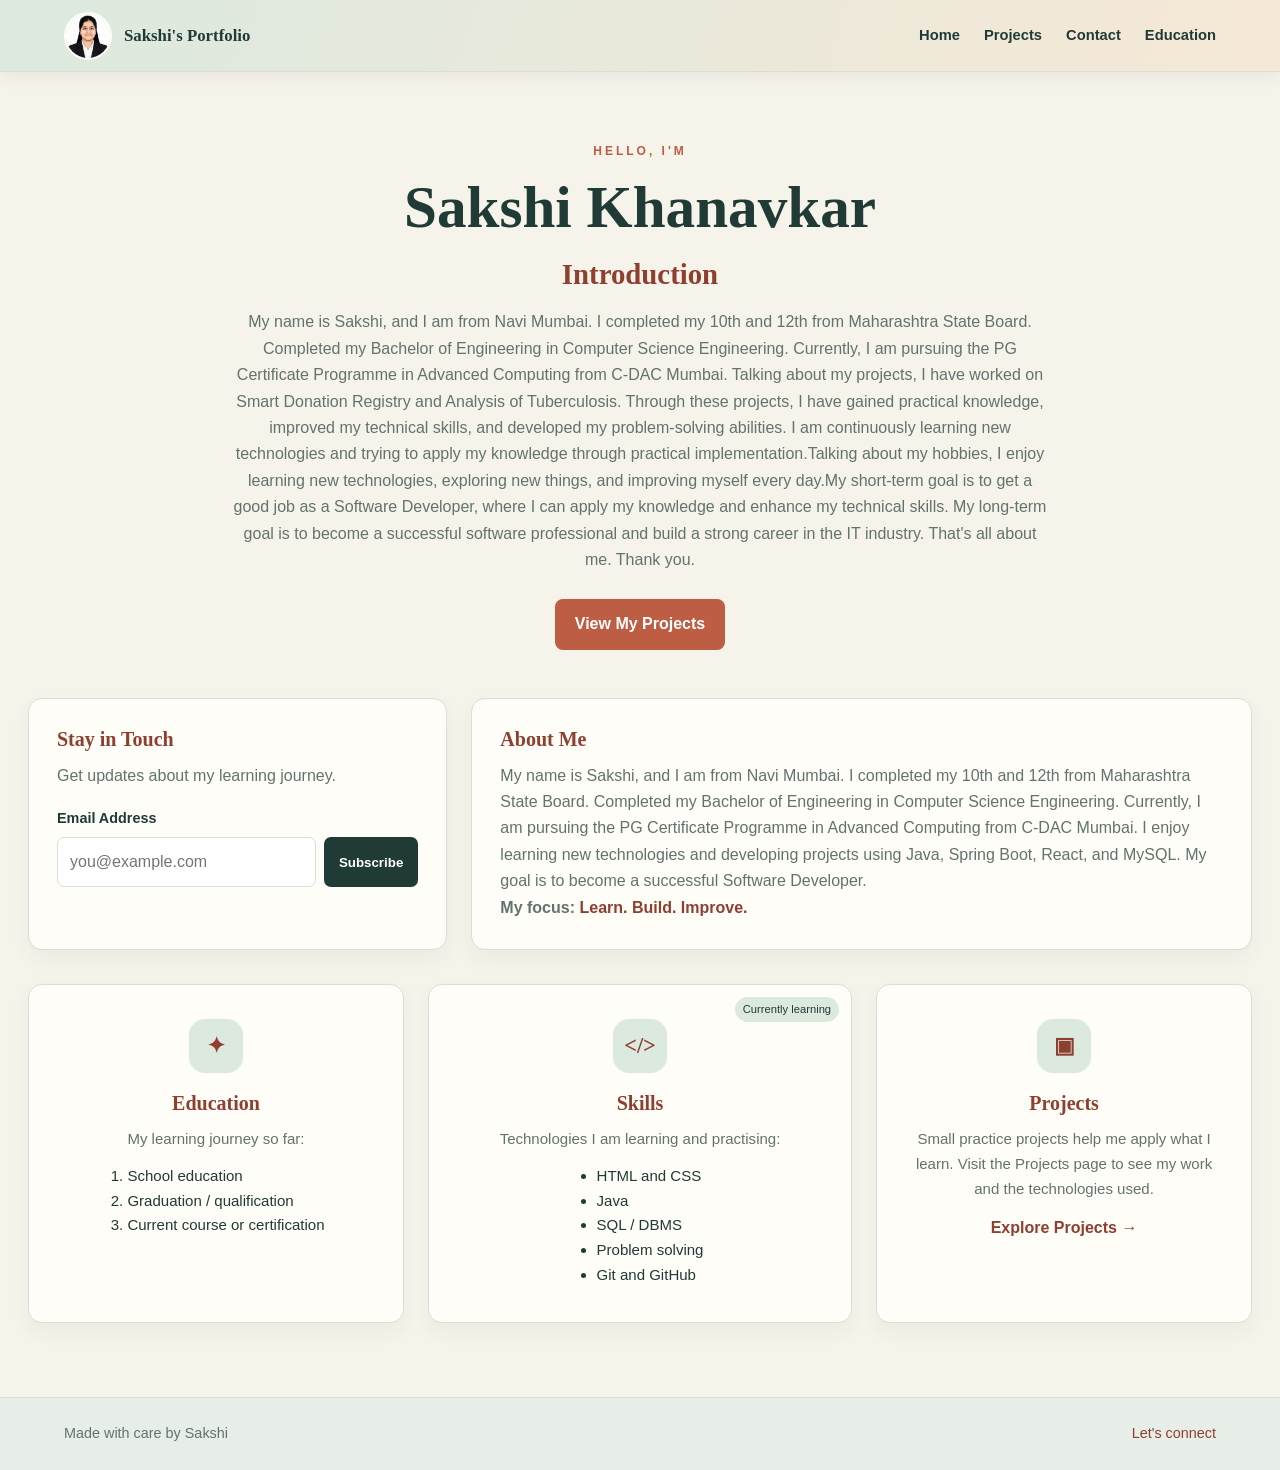
<file: WBT Assignments/Portfolio/index.html>
<!DOCTYPE html>
<html lang="en">
<head>
    <meta charset="UTF-8">
    <meta name="viewport" content="width=device-width, initial-scale=1.0">
    <title>Sakshi | Portfolio</title>
    <link rel="stylesheet" href="style.css">
</head>
<body>

    <!-- Header stays at the top while scrolling. -->
    <header class="site-header">
        <a class="brand" href="index.html">
            <!-- CHANGE THE IMAGE FILE NAME HERE -->
            <img src="images/profile.jpg (2).jpg" alt="Sakshi's profile photo" class="profile-photo">
            <span>Sakshi's Portfolio</span>
        </a>

        <nav id="main-nav">
            <a href="index.html">Home</a>
            <a href="projects.html">Projects</a>
            <a href="contact.html">Contact</a>
            <a href="#education">Education</a>
        </nav>
    </header>

    <main>
        <!-- Introduction section -->
        <section class="hero">
            <p class="eyebrow">HELLO, I'M</p>
            <h1>Sakshi Khanavkar</h1>
            <h2>Introduction</h2>

            <p class="intro-text">
                My name is Sakshi, and I am from Navi Mumbai. 
                I completed my 10th and 12th from Maharashtra State Board. 
                Completed my Bachelor of Engineering in Computer Science Engineering.  
                Currently, I am pursuing the PG Certificate Programme in Advanced Computing from C-DAC Mumbai.
Talking about my projects, I have worked on Smart Donation Registry and Analysis of Tuberculosis. 
Through these projects, I have gained practical knowledge, improved my technical skills, and developed my problem-solving abilities. 
I am continuously learning new technologies and trying to apply my knowledge through practical implementation.Talking about my hobbies, I enjoy learning new technologies, exploring new things, and improving myself every day.My short-term goal is to get a good job as a Software Developer, where I can apply my knowledge and enhance my technical skills. 
My long-term goal is to become a successful software professional and build a strong career in the IT industry.
That's all about me. Thank you.
            </p>

            <a class="primary-button" href="projects.html">
                View My Projects
            </a>
        </section>

        <!-- Middle row: subscription and About Me -->
        <section class="middle-row">

            <div class="panel subscribe-panel">
                <h3>Stay in Touch</h3>
                <p>Get updates about my learning journey.</p>

                <form action="#" method="get">
                    <label for="subscribe-email">Email Address</label>

                    <div class="subscribe-controls">
                        <input
                            type="email"
                            id="subscribe-email"
                            name="email"
                            placeholder="you@example.com"
                            required
                        >

                        <button type="submit">Subscribe</button>
                    </div>
                </form>
            </div>

            <div class="panel about-panel">
                <h3>About Me</h3>

                <p>
                    My name is Sakshi, and I am from Navi Mumbai. I completed my 10th and 12th from Maharashtra State Board. Completed my Bachelor of Engineering in Computer Science Engineering.  
                    Currently, I am pursuing the PG Certificate Programme in Advanced Computing from C-DAC Mumbai. I enjoy learning new technologies and developing projects using Java, Spring Boot, React, and MySQL. 
                    My goal is to become a successful Software Developer.
                </p>

                <p>
                    <strong>My focus:</strong>
                    <span class="highlight">Learn. Build. Improve.</span>
                </p>
            </div>

        </section>

        <!-- Three cards -->
        <section class="card-row">

            <article class="info-card" id="education">
                <div class="card-icon">✦</div>
                <h3>Education</h3>

                <p>My learning journey so far:</p>

                <ol>
                    <li>School education</li>
                    <li>Graduation / qualification</li>
                    <li>Current course or certification</li>
                </ol>
            </article>

            <article class="info-card featured-card">
                <span class="card-label">Currently learning</span>
                <div class="card-icon">&lt;/&gt;</div>
                <h3>Skills</h3>

                <p>Technologies I am learning and practising:</p>

                <ul id="skills-list">
                    <li>HTML and CSS</li>
                    <li>Java</li>
                    <li>SQL / DBMS</li>
                    <li>Problem solving</li>
                    <li>Git and GitHub</li>
                </ul>
            </article>

            <article class="info-card">
                <div class="card-icon">▣</div>
                <h3>Projects</h3>

                <p>
                    Small practice projects help me apply what I learn.
                    Visit the Projects page to see my work and the
                    technologies used.
                </p>

                <a class="text-link" href="projects.html">
                    Explore Projects →
                </a>
            </article>

        </section>
    </main>

    <footer class="site-footer">
        <p>Made with care by Sakshi</p>
        <a href="contact.html">Let's connect</a>
    </footer>

    <!-- Later: a dark mode button could be added here. -->

</body>
</html>
</file>
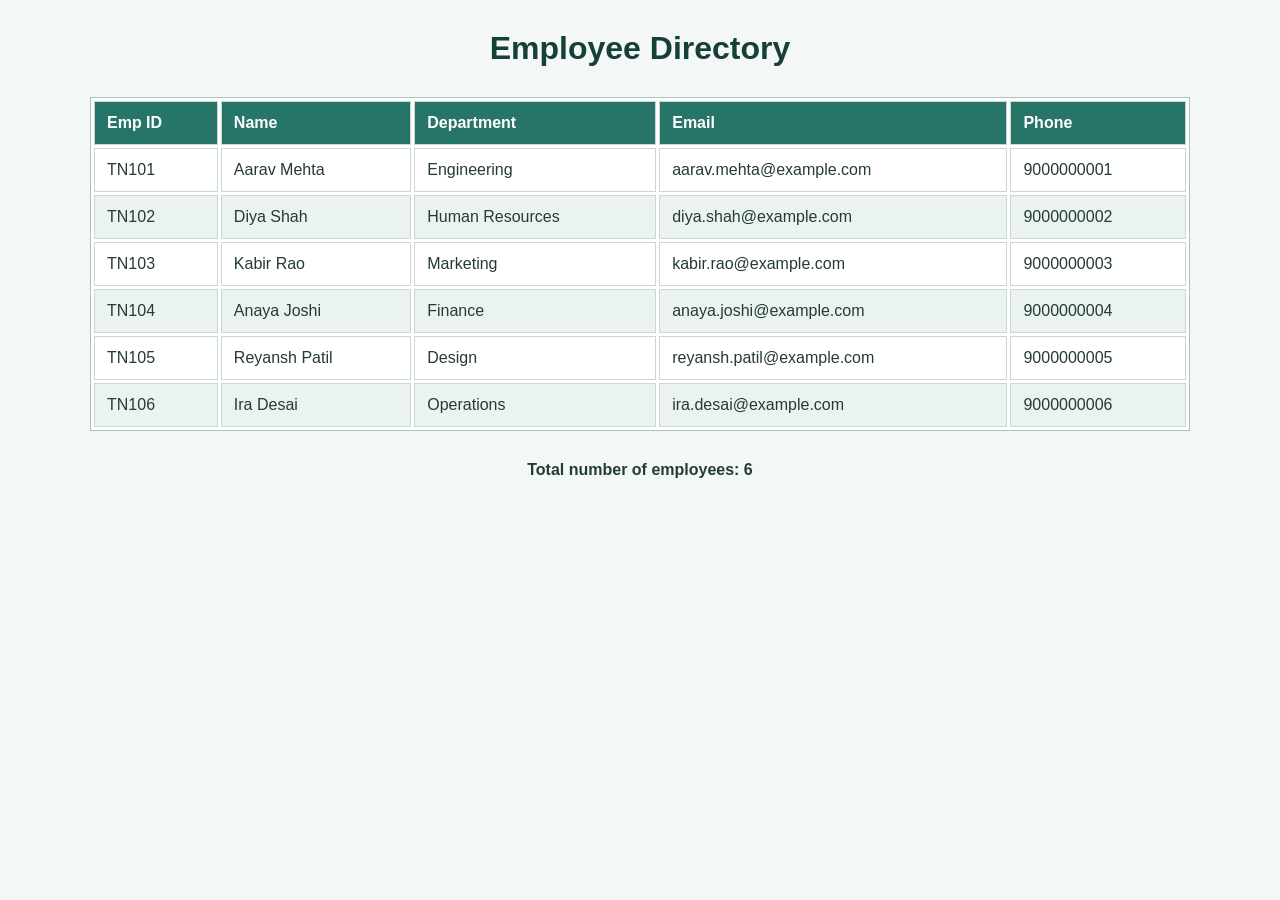
<file: WBT Assignments/HR-portal/directory.html>
<!DOCTYPE html>
<html lang="en">
<head>
    <meta charset="UTF-8">
    <meta name="viewport" content="width=device-width, initial-scale=1.0">
    <title>TechNova - Employee Directory</title>

    <style>
        /* Common styles for the TechNova HR Portal */

        * {
            box-sizing: border-box;
        }

        body {
            margin: 0;
            font-family: Arial, Helvetica, sans-serif;
            color: #243b36;
            background-color: #f3f7f5;
        }

        .page-heading {
            text-align: center;
            color: #173f3a;
            margin: 30px 15px;
        }

        /* DIRECTORY PAGE */

        .table-container {
            width: 92%;
            max-width: 1100px;
            margin: 30px auto;
            overflow-x: auto;
        }

        .employee-table {
            width: 100%;
            background-color: white;
            border: 1px solid #a5c5ba;
            border-collapse: separate;
            border-spacing: 3px;
        }

        .employee-table th,
        .employee-table td {
            padding: 12px;
            border: 1px solid #c9d9d2;
            text-align: left;
        }

        .employee-table th {
            background-color: #267568;
            color: white;
        }

        .employee-table tbody tr:nth-child(even) {
            background-color: #eaf3ef;
        }

        .employee-table tbody tr:hover {
            background-color: #d8ebe3;
        }

        .employee-total {
            text-align: center;
            font-weight: bold;
            margin: 25px;
        }

        /* Responsive design */

        @media (max-width: 600px) {
            .table-container {
                width: 95%;
            }

            .employee-table th,
            .employee-table td {
                padding: 8px;
            }
        }
    </style>
</head>

<body>

    <h1 class="page-heading">Employee Directory</h1>

    <div class="table-container">
        <table class="employee-table">
            <thead>
                <tr>
                    <th>Emp ID</th>
                    <th>Name</th>
                    <th>Department</th>
                    <th>Email</th>
                    <th>Phone</th>
                </tr>
            </thead>

            <tbody>
                <tr>
                    <td>TN101</td>
                    <td>Aarav Mehta</td>
                    <td>Engineering</td>
                    <td>aarav.mehta@example.com</td>
                    <td>9000000001</td>
                </tr>
                <tr>
                    <td>TN102</td>
                    <td>Diya Shah</td>
                    <td>Human Resources</td>
                    <td>diya.shah@example.com</td>
                    <td>9000000002</td>
                </tr>
                <tr>
                    <td>TN103</td>
                    <td>Kabir Rao</td>
                    <td>Marketing</td>
                    <td>kabir.rao@example.com</td>
                    <td>9000000003</td>
                </tr>
                <tr>
                    <td>TN104</td>
                    <td>Anaya Joshi</td>
                    <td>Finance</td>
                    <td>anaya.joshi@example.com</td>
                    <td>9000000004</td>
                </tr>
                <tr>
                    <td>TN105</td>
                    <td>Reyansh Patil</td>
                    <td>Design</td>
                    <td>reyansh.patil@example.com</td>
                    <td>9000000005</td>
                </tr>
                <tr>
                    <td>TN106</td>
                    <td>Ira Desai</td>
                    <td>Operations</td>
                    <td>ira.desai@example.com</td>
                    <td>9000000006</td>
                </tr>
            </tbody>
        </table>
    </div>

    <p class="employee-total">
        Total number of employees: 6
    </p>

</body>
</html>
</file>
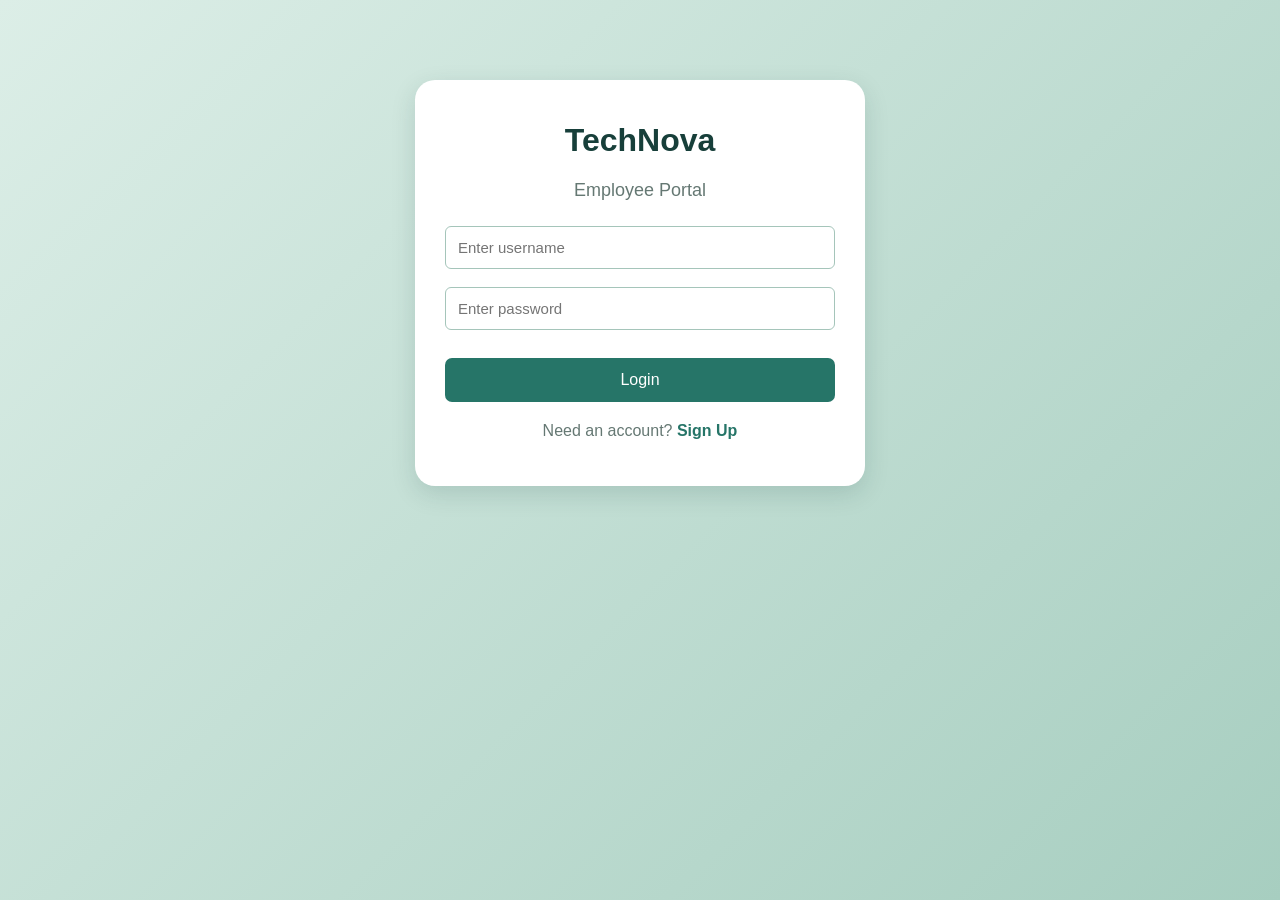
<file: WBT Assignments/HR-portal/login.html>
<!DOCTYPE html>
<html lang="en">
<head>
    <meta charset="UTF-8">
    <meta name="viewport" content="width=device-width, initial-scale=1.0">
    <title>TechNova - Employee Portal</title>

    <style>
        * {
            box-sizing: border-box;
        }

        body {
            margin: 0;
            font-family: Arial, Helvetica, sans-serif;
            color: #243b36;
            background: linear-gradient(135deg, #dceee7, #a7cec0);
            min-height: 100vh;
            padding: 35px 15px;
        }

        .form-card {
            width: 100%;
            max-width: 450px;
            margin: 45px auto;
            padding: 30px;
            background-color: white;
            border-radius: 20px;
            text-align: center;
            box-shadow: 0 8px 25px rgba(23, 63, 58, 0.15);
        }

        h1 {
            color: #173f3a;
            margin-top: 12px;
        }

        .subtitle {
            color: #657873;
            font-size: 18px;
            margin-bottom: 25px;
        }

        .form-group {
            margin-bottom: 18px;
            text-align: left;
        }

        .form-group label {
            display: block;
            margin-bottom: 8px;
            font-weight: bold;
        }

        .form-group input,
        .form-group select,
        .form-group textarea {
            width: 100%;
            padding: 12px;
            border: 1px solid #a5c5ba;
            border-radius: 6px;
            font-size: 15px;
            font-family: inherit;
        }

        .form-group input:focus,
        .form-group select:focus,
        .form-group textarea:focus {
            outline: 2px solid #a5c5ba;
        }

        .form-group textarea {
            resize: vertical;
        }

        .radio-option,
        .checkbox-option {
            display: flex;
            align-items: center;
            gap: 8px;
            margin: 10px 0;
            text-align: left;
        }

        .radio-option input,
        .checkbox-option input {
            width: auto;
        }

        .radio-option label,
        .checkbox-option label {
            display: inline;
            margin: 0;
            font-weight: normal;
        }

        .main-button {
            width: 100%;
            padding: 13px;
            margin-top: 10px;
            border: none;
            border-radius: 7px;
            background-color: #267568;
            color: white;
            font-size: 16px;
            cursor: pointer;
        }

        .main-button:hover {
            background-color: #173f3a;
        }

        .switch-link {
            color: #267568;
            font-weight: bold;
            text-decoration: none;
            cursor: pointer;
        }

        .switch-link:hover {
            text-decoration: underline;
        }

        .switch-text {
            color: #657873;
            margin-top: 20px;
        }

        .form-buttons {
            display: flex;
            gap: 10px;
        }

        .form-buttons button {
            flex: 1;
        }

        .reset-button {
            padding: 13px;
            margin-top: 10px;
            border: none;
            border-radius: 7px;
            background-color: #e1e9e5;
            color: #243b36;
            font-size: 15px;
            cursor: pointer;
        }

        .hidden {
            display: none;
        }

        @media (max-width: 500px) {
            .form-card {
                padding: 22px;
                margin: 15px auto;
            }
        }
    </style>
</head>

<body>

    <!-- LOGIN FORM -->
    <div class="form-card" id="login-section">
        <h1>TechNova</h1>
        <p class="subtitle">Employee Portal</p>

        <form action="#" method="get">
            <div class="form-group">
                <input type="text" name="username"
                       placeholder="Enter username"
                       aria-label="Username" required>
            </div>

            <div class="form-group">
                <input type="password" name="password"
                       placeholder="Enter password"
                       aria-label="Password" required>
            </div>

            <button type="submit" class="main-button">Login</button>
        </form>

        <p class="switch-text">
            Need an account?
            <a class="switch-link" onclick="showSignup()">Sign Up</a>
        </p>
    </div>

    <!-- SIGNUP FORM: SAME HTML PAGE -->
    <div class="form-card hidden" id="signup-section">
        <h1>Create Account</h1>
        <p class="subtitle">TechNova Employee Registration</p>

        <form action="#" method="post" enctype="multipart/form-data">

            <div class="form-group">
                <label for="fullName">Full Name:</label>
                <input type="text" id="fullName" name="fullName"
                       placeholder="Enter your full name" required>
            </div>

            <div class="form-group">
                <label for="email">Official Email:</label>
                <input type="email" id="email" name="email"
                       placeholder="Enter official email" required>
            </div>

            <div class="form-group">
                <label for="password">Temporary Password:</label>
                <input type="password" id="password" name="password"
                       placeholder="Enter temporary password" required>
            </div>

            <div class="form-group">
                <label for="dob">Date of Birth:</label>
                <input type="date" id="dob" name="dob" required>
            </div>

            <div class="form-group">
                <label for="joiningDate">Joining Date:</label>
                <input type="date" id="joiningDate" name="joiningDate" required>
            </div>

            <div class="form-group">
                <label for="orientation">Orientation Slot:</label>
                <input type="datetime-local" id="orientation"
                       name="orientation" required>
            </div>

            <div class="form-group">
                <label for="reportingTime">Reporting Time on Day One:</label>
                <input type="time" id="reportingTime"
                       name="reportingTime" required>
            </div>

            <div class="form-group">
                <label>Gender:</label>

                <div class="radio-option">
                    <input type="radio" id="male" name="gender"
                           value="Male" required>
                    <label for="male">Male</label>
                </div>

                <div class="radio-option">
                    <input type="radio" id="female" name="gender"
                           value="Female">
                    <label for="female">Female</label>
                </div>

                <div class="radio-option">
                    <input type="radio" id="other" name="gender"
                           value="Other">
                    <label for="other">Other</label>
                </div>

                <div class="radio-option">
                    <input type="radio" id="preferNot" name="gender"
                           value="Prefer not to say">
                    <label for="preferNot">Prefer not to say</label>
                </div>
            </div>

            <div class="form-group">
                <label for="qualification">Highest Qualification:</label>
                <select id="qualification" name="qualification" required>
                    <option value="">Select qualification</option>
                    <option value="Diploma">Diploma</option>
                    <option value="Bachelor's Degree">Bachelor's Degree</option>
                    <option value="Master's Degree">Master's Degree</option>
                    <option value="PhD">PhD</option>
                    <option value="Other">Other</option>
                </select>
            </div>

            <div class="form-group">
                <label for="department">Department:</label>
                <select id="department" name="department" required>
                    <option value="">Select department</option>
                    <option value="Engineering">Engineering</option>
                    <option value="Human Resources">Human Resources</option>
                    <option value="Marketing">Marketing</option>
                    <option value="Finance">Finance</option>
                    <option value="Design">Design</option>
                    <option value="Operations">Operations</option>
                </select>
            </div>

            <div class="form-group">
                <label for="address">Current Address:</label>
                <textarea id="address" name="address" rows="3"
                          placeholder="Enter your current address"
                          required></textarea>
            </div>

            <div class="form-group">
                <label for="document">Passport Photo or Resume:</label>
                <input type="file" id="document" name="document"
                       accept="image/*,.pdf,.doc,.docx" required>
            </div>

            <div class="checkbox-option">
                <input type="checkbox" id="declaration"
                       name="declaration" value="accepted" required>
                <label for="declaration">
                    I declare that the information provided is correct.
                </label>
            </div>

            <div class="form-buttons">
                <button type="submit" class="main-button">Sign Up</button>
                <button type="reset" class="reset-button">Reset</button>
            </div>
        </form>

        <p class="switch-text">
            Already have an account?
            <a class="switch-link" onclick="showLogin()">Back to Login</a>
        </p>
    </div>

    <script>
        function showSignup() {
            document.getElementById("login-section").classList.add("hidden");
            document.getElementById("signup-section").classList.remove("hidden");
        }

        function showLogin() {
            document.getElementById("signup-section").classList.add("hidden");
            document.getElementById("login-section").classList.remove("hidden");
        }
    </script>

</body>
</html>
</file>
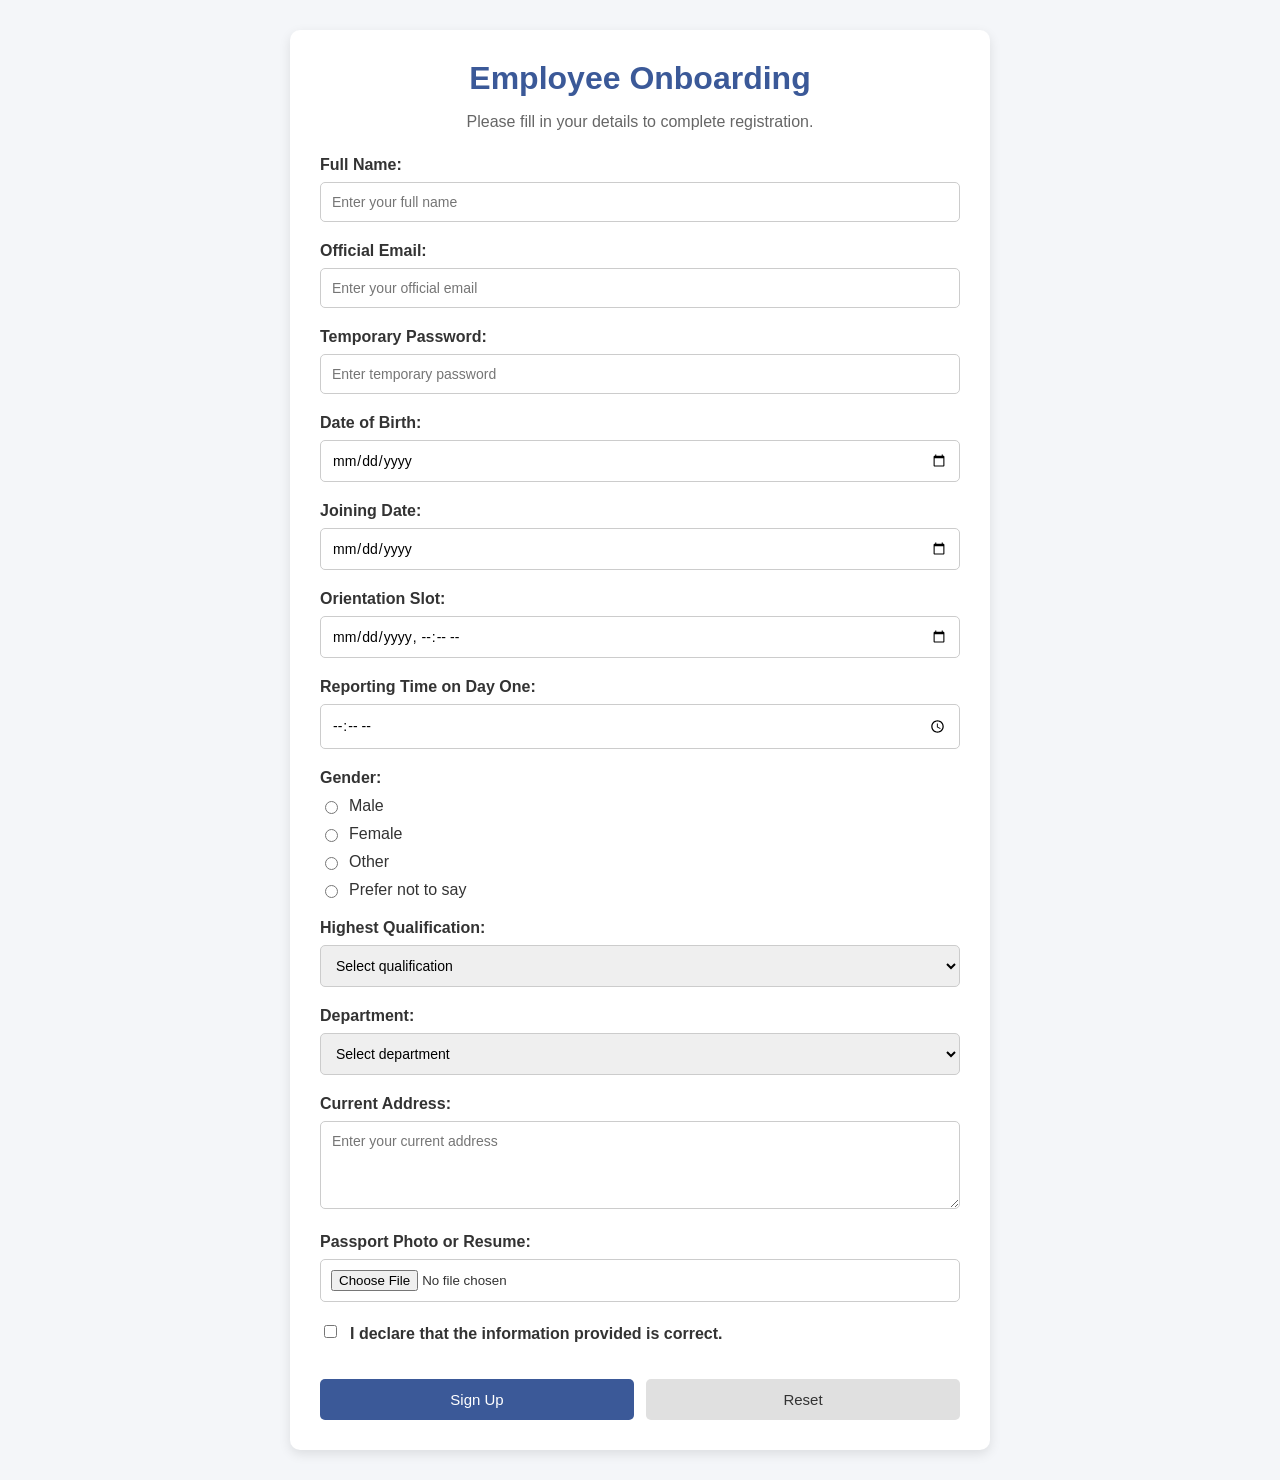
<file: WBT Assignments/HR-portal/onboarding.html>
<!DOCTYPE html>
<html lang="en">
<head>
    <meta charset="UTF-8">
    <meta name="viewport" content="width=device-width, initial-scale=1.0">
    <title>TechNova - Employee Onboarding</title>

    <style>
        * {
            box-sizing: border-box;
        }

        body {
            margin: 0;
            padding: 30px 15px;
            font-family: Arial, sans-serif;
            background-color: #f4f6f9;
            color: #333333;
        }

        .form-container {
            max-width: 700px;
            margin: 0 auto;
            padding: 30px;
            background-color: white;
            border-radius: 10px;
            box-shadow: 0 4px 12px rgba(0, 0, 0, 0.1);
        }

        .page-heading {
            text-align: center;
            color: #3b5998;
            margin-top: 0;
            margin-bottom: 10px;
        }

        .form-container > p {
            text-align: center;
            color: #666666;
            margin-bottom: 25px;
        }

        .form-group {
            margin-bottom: 20px;
        }

        .form-group > label {
            display: block;
            margin-bottom: 8px;
            font-weight: bold;
        }

        input[type="text"],
        input[type="email"],
        input[type="password"],
        input[type="date"],
        input[type="datetime-local"],
        input[type="time"],
        select,
        textarea {
            width: 100%;
            padding: 11px;
            border: 1px solid #cccccc;
            border-radius: 5px;
            font-size: 14px;
            font-family: Arial, sans-serif;
        }

        input:focus,
        select:focus,
        textarea:focus {
            outline: none;
            border-color: #3b5998;
        }

        input[type="file"] {
            width: 100%;
            padding: 10px;
            border: 1px solid #cccccc;
            border-radius: 5px;
            background-color: #ffffff;
        }

        textarea {
            resize: vertical;
        }

        .radio-option {
            display: flex;
            align-items: center;
            gap: 8px;
            margin: 10px 0;
        }

        .radio-option label {
            cursor: pointer;
        }

        .checkbox-option {
            display: flex;
            align-items: flex-start;
            gap: 10px;
        }

        .checkbox-option input {
            margin-top: 3px;
        }

        .checkbox-option label {
            line-height: 1.5;
        }

        .form-buttons {
            display: flex;
            gap: 12px;
            margin-top: 25px;
        }

        .submit-button,
        .reset-button {
            flex: 1;
            padding: 12px;
            border: none;
            border-radius: 5px;
            font-size: 15px;
            cursor: pointer;
        }

        .submit-button {
            background-color: #3b5998;
            color: white;
        }

        .submit-button:hover {
            background-color: #2d4373;
        }

        .reset-button {
            background-color: #e0e0e0;
            color: #333333;
        }

        .reset-button:hover {
            background-color: #cccccc;
        }

        @media (max-width: 600px) {
            .form-container {
                padding: 20px;
            }

            .form-buttons {
                flex-direction: column;
            }
        }
    </style>
</head>

<body>
    <div class="form-container">
        <h1 class="page-heading">Employee Onboarding</h1>
        <p>Please fill in your details to complete registration.</p>

        <form action="#" method="post" enctype="multipart/form-data">

            <div class="form-group">
                <label for="full-name">Full Name:</label>
                <input type="text" id="full-name" name="fullName"
                       placeholder="Enter your full name" required>
            </div>

            <div class="form-group">
                <label for="email">Official Email:</label>
                <input type="email" id="email" name="email"
                       placeholder="Enter your official email" required>
            </div>

            <div class="form-group">
                <label for="password">Temporary Password:</label>
                <input type="password" id="password" name="password"
                       placeholder="Enter temporary password" required>
            </div>

            <div class="form-group">
                <label for="dob">Date of Birth:</label>
                <input type="date" id="dob" name="dob" required>
            </div>

            <div class="form-group">
                <label for="joining-date">Joining Date:</label>
                <input type="date" id="joining-date" name="joiningDate" required>
            </div>

            <div class="form-group">
                <label for="orientation">Orientation Slot:</label>
                <input type="datetime-local" id="orientation"
                       name="orientation" required>
            </div>

            <div class="form-group">
                <label for="reporting-time">Reporting Time on Day One:</label>
                <input type="time" id="reporting-time"
                       name="reportingTime" required>
            </div>

            <div class="form-group">
                <label>Gender:</label>

                <div class="radio-option">
                    <input type="radio" id="male" name="gender"
                           value="Male" required>
                    <label for="male">Male</label>
                </div>

                <div class="radio-option">
                    <input type="radio" id="female" name="gender"
                           value="Female">
                    <label for="female">Female</label>
                </div>

                <div class="radio-option">
                    <input type="radio" id="other" name="gender"
                           value="Other">
                    <label for="other">Other</label>
                </div>

                <div class="radio-option">
                    <input type="radio" id="prefer-not-to-say"
                           name="gender" value="Prefer not to say">
                    <label for="prefer-not-to-say">
                        Prefer not to say
                    </label>
                </div>
            </div>

            <div class="form-group">
                <label for="qualification">Highest Qualification:</label>
                <select id="qualification" name="qualification" required>
                    <option value="">Select qualification</option>
                    <option value="Diploma">Diploma</option>
                    <option value="Bachelor's Degree">Bachelor's Degree</option>
                    <option value="Master's Degree">Master's Degree</option>
                    <option value="PhD">PhD</option>
                    <option value="Other">Other</option>
                </select>
            </div>

            <div class="form-group">
                <label for="department">Department:</label>
                <select id="department" name="department" required>
                    <option value="">Select department</option>
                    <option value="Engineering">Engineering</option>
                    <option value="Human Resources">Human Resources</option>
                    <option value="Marketing">Marketing</option>
                    <option value="Finance">Finance</option>
                    <option value="Design">Design</option>
                    <option value="Operations">Operations</option>
                </select>
            </div>

            <div class="form-group">
                <label for="address">Current Address:</label>
                <textarea id="address" name="address" rows="4"
                          placeholder="Enter your current address"
                          required></textarea>
            </div>

            <div class="form-group">
                <label for="document">Passport Photo or Resume:</label>
                <input type="file" id="document" name="document"
                       accept="image/*,.pdf,.doc,.docx" required>
            </div>

            <div class="form-group checkbox-option">
                <input type="checkbox" id="declaration"
                       name="declaration" value="accepted" required>
                <label for="declaration">
                    I declare that the information provided is correct.
                </label>
            </div>

            <div class="form-buttons">
                <button type="submit" class="submit-button">
                    Sign Up
                </button>

                <button type="reset" class="reset-button">
                    Reset
                </button>
            </div>

        </form>
    </div>
</body>
</html>
</file>
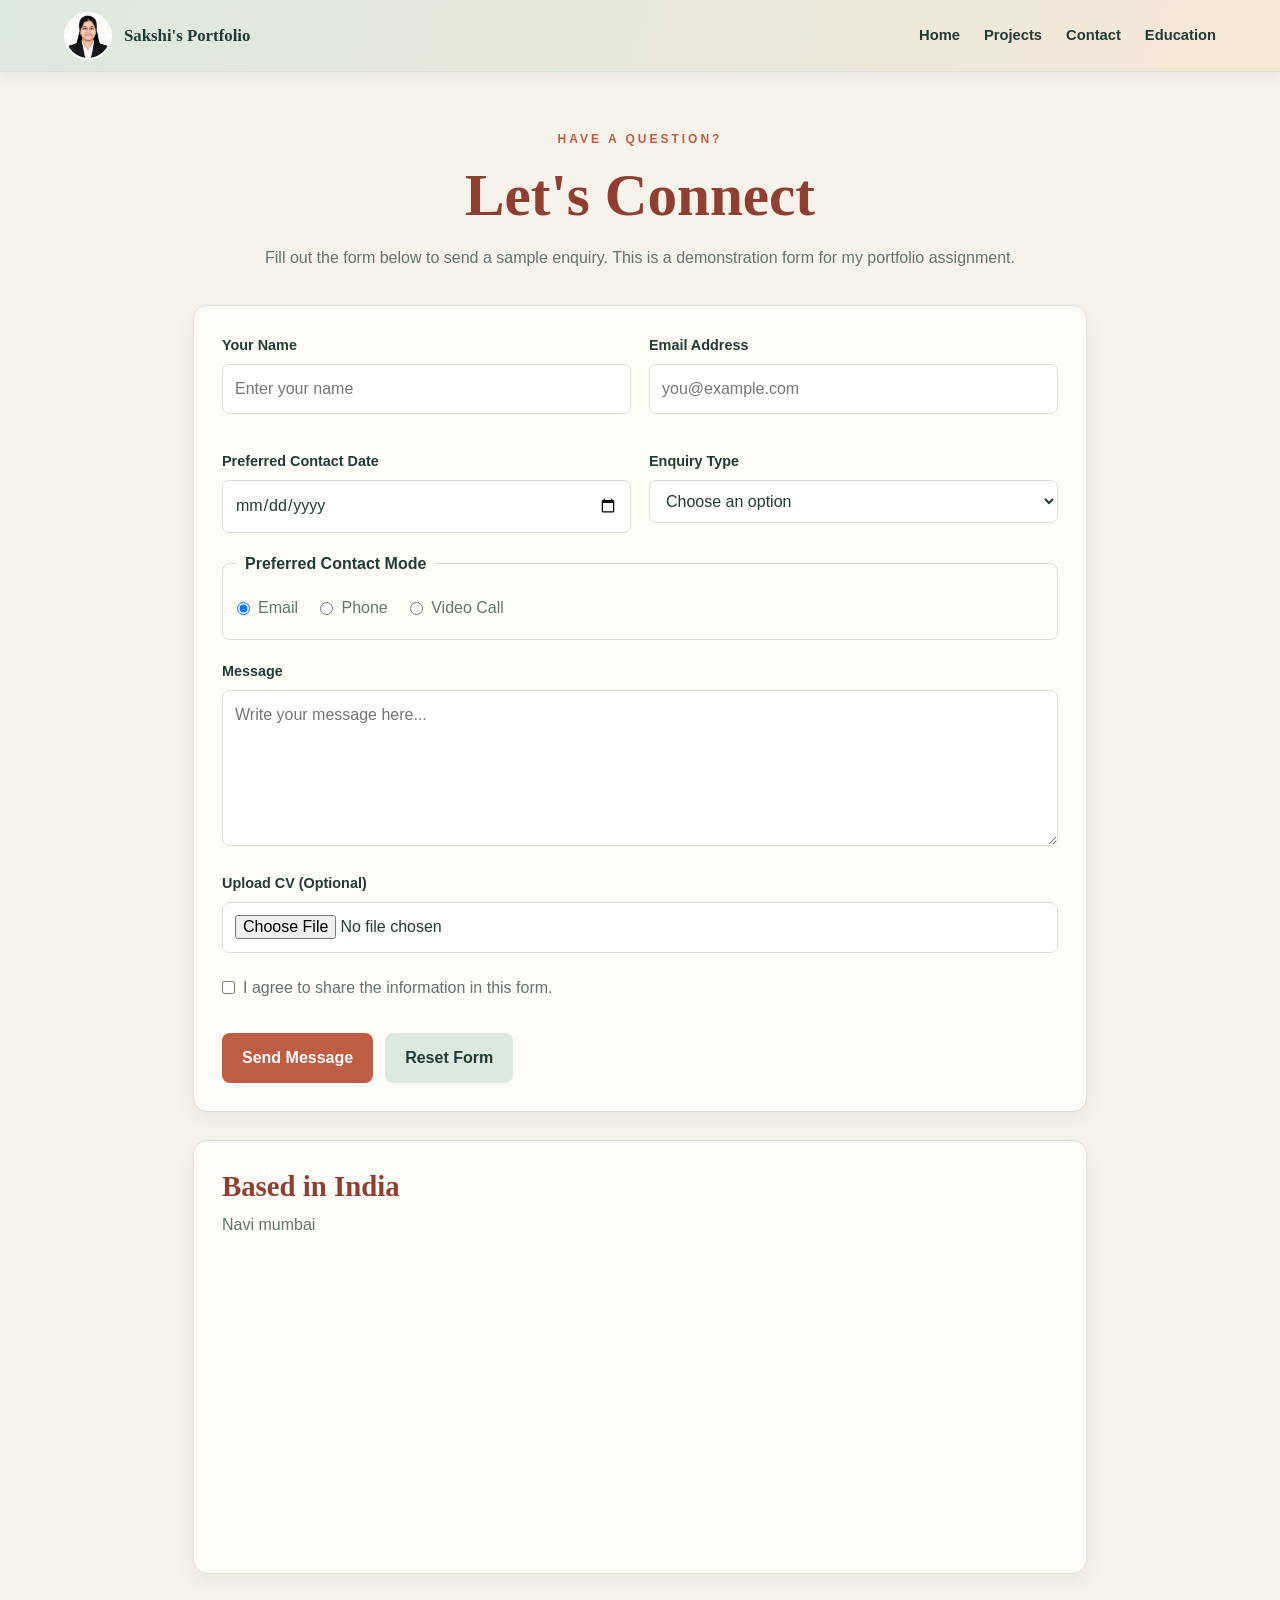
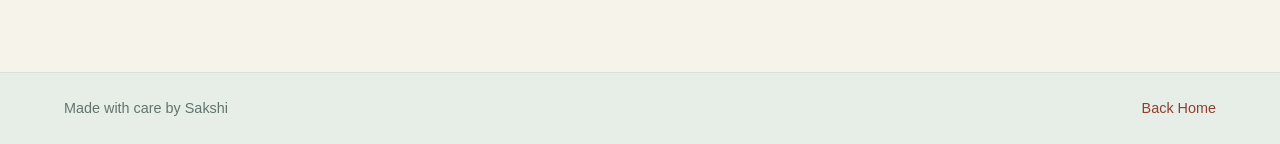
<file: WBT Assignments/Portfolio/contact.html>
<!DOCTYPE html>
<html lang="en">
<head>
    <meta charset="UTF-8">
    <meta name="viewport" content="width=device-width, initial-scale=1.0">
    <title>Contact | Sakshi</title>
    <link rel="stylesheet" href="style.css">

    <!-- Internal CSS for a note used on this page only. -->
    <style>
        .form-note {
            color: #64716d;
            font-size: 0.92rem;
        }
    </style>
</head>
<body>

    <header class="site-header">
        <a class="brand" href="index.html">
            <!-- CHANGE THE IMAGE FILE NAME HERE TOO -->
            <img src="images/profile.jpg (2).jpg" alt="Your profile photo" class="profile-photo">
            <span>Sakshi's Portfolio</span>
        </a>

        <nav id="main-nav">
            <a href="index.html">Home</a>
            <a href="projects.html">Projects</a>
            <a href="contact.html">Contact</a>
            <a href="index.html#education">Education</a>
        </nav>
    </header>

    <main class="page-main contact-layout">

        <section class="page-heading">
            <p class="eyebrow">HAVE A QUESTION?</p>
            <h1>Let's Connect</h1>
            <p>
                Fill out the form below to send a sample enquiry.
                This is a demonstration form for my portfolio assignment.
            </p>
        </section>

        <form class="contact-form" id="contact-form"
              action="#" method="post">

            <div class="form-grid">
                <div class="form-field">
                    <label for="full-name">Your Name</label>
                    <input type="text" id="full-name" name="name"
                           placeholder="Enter your name" required>
                </div>

                <div class="form-field">
                    <label for="contact-email">Email Address</label>
                    <input type="email" id="contact-email" name="email"
                           placeholder="you@example.com" required>
                </div>

                <div class="form-field">
                    <label for="contact-date">Preferred Contact Date</label>
                    <input type="date" id="contact-date" name="contact-date">
                </div>

                <div class="form-field">
                    <label for="enquiry-type">Enquiry Type</label>
                    <select id="enquiry-type" name="enquiry-type" required>
                        <option value="">Choose an option</option>
                        <option value="opportunity">Job Opportunity</option>
                        <option value="project">Project Discussion</option>
                        <option value="question">General Question</option>
                    </select>
                </div>
            </div>

            <fieldset>
                <legend>Preferred Contact Mode</legend>

                <label class="choice-label">
                    <input type="radio" id="mode-email"
                           name="contact-mode" value="email" checked>
                    Email
                </label>

                <label class="choice-label">
                    <input type="radio" id="mode-phone"
                           name="contact-mode" value="phone">
                    Phone
                </label>

                <label class="choice-label">
                    <input type="radio" id="mode-video"
                           name="contact-mode" value="video">
                    Video Call
                </label>
            </fieldset>

            <div class="form-field">
                <label for="message">Message</label>
                <textarea id="message" name="message" rows="5"
                          placeholder="Write your message here..."
                          required></textarea>
            </div>

            <div class="form-field">
                <label for="cv-upload">Upload CV (Optional)</label>
                <input type="file" id="cv-upload" name="cv-upload"
                       accept=".pdf,.doc,.docx">
            </div>

            <label class="choice-label consent-label">
                <input type="checkbox" id="consent"
                       name="consent" required>
                I agree to share the information in this form.
            </label>

            
            <div class="form-buttons">
                <button class="primary-button" type="submit">
                    Send Message
                </button>

                <button class="secondary-button" type="reset">
                    Reset Form
                </button>
            </div>
        </form>

        <section class="location-panel">
            <h2>Based in India</h2>
            <p>Navi mumbai</p>

            <iframe
                title="Map of Mumbai"
                src="https://www.google.com/maps?q=Mumbai%2C%20India&output=embed"
                loading="lazy">
            </iframe>
        </section>

    </main>

    <footer class="site-footer">
        <p>Made with care by Sakshi</p>
        <a href="index.html">Back Home</a>
    </footer>

</body>
</html>
</file>
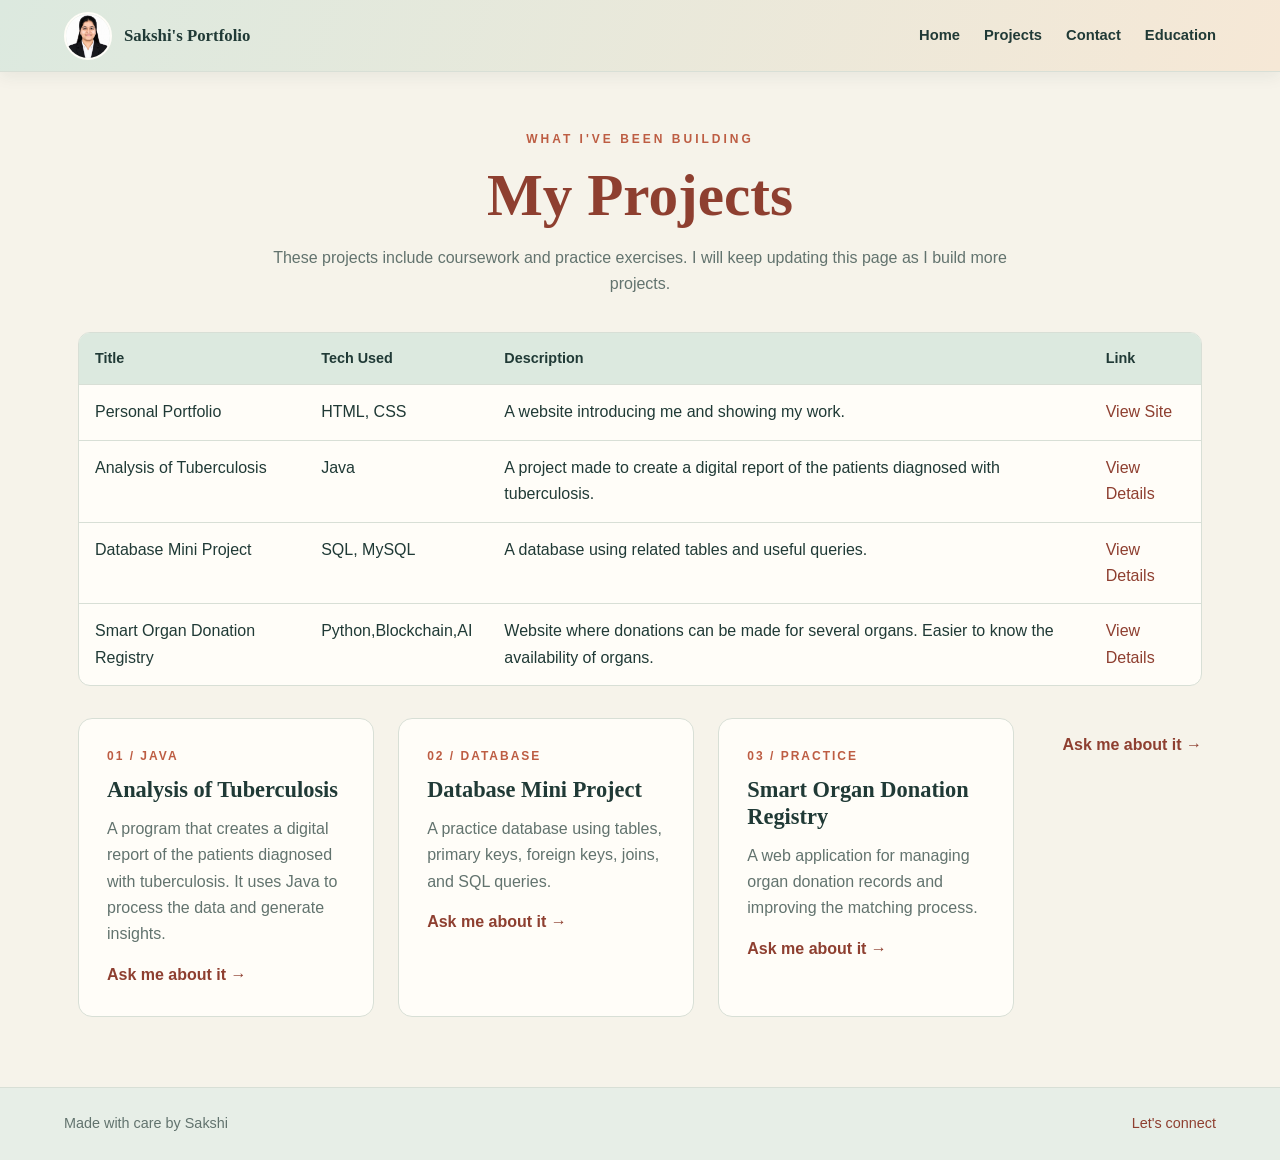
<file: WBT Assignments/Portfolio/projects.html>
<!DOCTYPE html>
<html lang="en">
<head>
    <meta charset="UTF-8">
    <meta name="viewport" content="width=device-width, initial-scale=1.0">
    <title>Projects | Saksh</title>
    <link rel="stylesheet" href="style.css">
</head>
<body>

    <header class="site-header">
        <a class="brand" href="index.html">
            <!-- CHANGE THE IMAGE FILE NAME HERE TOO -->
            <img src="images/profile.jpg (2).jpg" alt="Your profile photo" class="profile-photo">
            <span>Sakshi's Portfolio</span>
        </a>

        <nav id="main-nav">
            <a href="index.html">Home</a>
            <a href="projects.html">Projects</a>
            <a href="contact.html">Contact</a>
            <a href="index.html#education">Education</a>
        </nav>
    </header>

    <main class="page-main">

        <section class="page-heading">
            <p class="eyebrow">WHAT I'VE BEEN BUILDING</p>
            <h1>My Projects</h1>
            <p>
                These projects include coursework and practice exercises.
                I will keep updating this page as I build more projects.
            </p>
        </section>

        <!-- Project table -->
        <div class="table-wrap">
            <table id="project-table">
                <thead>
                    <tr>
                        <th>Title</th>
                        <th>Tech Used</th>
                        <th>Description</th>
                        <th>Link</th>
                    </tr>
                </thead>

                <tbody>
                    <tr>
                        <td>Personal Portfolio</td>
                        <td>HTML, CSS</td>
                        <td>A website introducing me and showing my work.</td>
                        <td><a href="index.html">View Site</a></td>
                    </tr>

                    <tr>
                        <td>Analysis of Tuberculosis</td>
                        <td>Java</td>
                        <td>A project made to create a digital report of the patients diagnosed with tuberculosis.</td>
                        <td><a href="#tuberculosis-analysis">View Details</a></td>
                    </tr>

                    <tr>
                        <td>Database Mini Project</td>
                        <td>SQL, MySQL</td>
                        <td>A database using related tables and useful queries.</td>
                        <td><a href="#database-project">View Details</a></td>
                    </tr>

                    <tr>
                        <td>Smart Organ Donation Registry</td>
                        <td>Python,Blockchain,AI</td>
                        <td>Website where donations can be made for several organs. Easier to know the availability of organs.</td>
                        <td><a href="#smart-organ-donation-registry">View Details</a></td>
                    </tr>
                </tbody>
            </table>
        </div>

        <!-- Two project cards -->
        <section class="project-cards">

            <article class="project-card" id="Analysis of Tuberculosis">
                <p class="project-type">01 / JAVA</p>
                <h2>Analysis of Tuberculosis</h2>
                <p>
                    A program that creates a digital report of the patients diagnosed with tuberculosis. 
                    It uses Java to process the data and generate insights.
                </p>
                <a class="text-link" href="contact.html">Ask me about it →</a>
            </article>

            <article class="project-card" id="database-project">
                <p class="project-type">02 / DATABASE</p>
                <h2>Database Mini Project</h2>
                <p>
                    A practice database using tables, primary keys,
                    foreign keys, joins, and SQL queries.
                </p>
                <a class="text-link" href="contact.html">Ask me about it →</a>
            </article>

            <article class="project-card" id="smart-organ-donation-registry">
                <p class="project-type">03 / PRACTICE</p>
                <h2>Smart Organ Donation Registry</h2>
                <p>
                    A web application for managing organ donation records and improving the matching process.
                </p>
                <a class="text-link" href="contact.html">Ask me about it →</a>
            </article>
                </p>
                <a class="text-link" href="contact.html">Ask me about it →</a>
            </article>

        </section>
    </main>

    <footer class="site-footer">
        <p>Made with care by Sakshi</p>
        <a href="contact.html">Let's connect</a>
    </footer>

</body>
</html>
</file>
<file: WBT Assignments/Portfolio/style.css>
/* Selector precedence: inline CSS > ID > class > tag > universal (*). */

* {
    box-sizing: border-box;
    margin: 0;
    padding: 0;
}

:root {
    --ink: #203a36;
    --muted: #62736e;
    --paper: #f6f3ea;
    --card: #fffdf8;
    --accent: #bd5d43;
    --accent-dark: #8e3f30;
    --mint: #dce9df;
    --line: #d8dfd6;
}

html {
    scroll-behavior: smooth;
}

body {
    background: var(--paper);
    color: var(--ink);
    font-family: "Trebuchet MS", Arial, sans-serif;
    line-height: 1.65;
    padding-top: 88px;
}

h1, h2, h3 {
    font-family: Georgia, "Times New Roman", serif;
    line-height: 1.2;
}

h1 {
    font-size: clamp(2.2rem, 5vw, 3.7rem);
}

h2 {
    font-size: 1.8rem;
}

h3 {
    font-size: 1.25rem;
}

p {
    color: var(--muted);
}

a {
    color: var(--accent-dark);
    text-decoration: none;
}

/* Fixed header and navigation */
.site-header {
    position: fixed;
    top: 0;
    left: 0;
    right: 0;
    z-index: 10;
    min-height: 72px;
    padding: 10px 5%;
    display: flex;
    justify-content: space-between;
    align-items: center;
    gap: 24px;
    background: linear-gradient(110deg, #dce9df, #f6e8d6);
    border-bottom: 1px solid var(--line);
    box-shadow: 0 4px 16px rgba(32, 58, 54, 0.07);
}

.brand {
    display: flex;
    align-items: center;
    gap: 12px;
    color: var(--ink);
    font-weight: bold;
}

.brand span {
    font-family: Georgia, "Times New Roman", serif;
    font-size: 1.05rem;
}

/* Profile photo size and shape */
.profile-photo {
    width: 48px;
    height: 48px;
    object-fit: cover;
    border-radius: 50%;
    border: 2px solid var(--card);
    background: var(--mint);
}

/* ID selector for navigation */
#main-nav {
    display: flex;
    justify-content: center;
    align-items: center;
    gap: 24px;
}

#main-nav a {
    color: var(--ink);
    font-size: 0.92rem;
    font-weight: bold;
    transition: color 0.25s ease, transform 0.25s ease;
}

#main-nav a:hover {
    color: var(--accent);
    transform: translateY(-2px);
}

/* Introduction section */
.hero {
    max-width: 1000px;
    margin: 0 auto;
    padding: 54px 24px 48px;
    text-align: center;
}

.eyebrow {
    color: var(--accent);
    font-size: 0.75rem;
    font-weight: bold;
    letter-spacing: 3px;
    text-transform: uppercase;
    margin-bottom: 10px;
}

.hero h2 {
    color: var(--accent-dark);
    margin: 14px 0 18px;
}

.intro-text {
    max-width: 820px;
    margin: 0 auto 26px;
}

/* Buttons */
.primary-button,
.secondary-button {
    display: inline-block;
    border: 0;
    border-radius: 8px;
    padding: 12px 20px;
    font: inherit;
    font-weight: bold;
    cursor: pointer;
    transition: background-color 0.25s ease,
                transform 0.25s ease;
}

.primary-button {
    background: var(--accent);
    color: white;
}

.primary-button:hover {
    background: var(--accent-dark);
    color: white;
    transform: translateY(-2px);
}

.secondary-button {
    background: var(--mint);
    color: var(--ink);
}

.secondary-button:hover {
    background: #c5d8ca;
    transform: translateY(-2px);
}

/* Middle row uses Flexbox */
.middle-row {
    max-width: 1320px;
    margin: 0 auto;
    padding: 0 28px;
    display: flex;
    gap: 24px;
    align-items: stretch;
}

/* Shared panel styling */
.panel {
    background: var(--card);
    border: 1px solid var(--line);
    border-radius: 14px;
    padding: 28px;
    box-shadow: 0 8px 20px rgba(32, 58, 54, 0.05);
}

.subscribe-panel {
    flex: 1;
}

.about-panel {
    flex: 2;
}

.panel h3 {
    color: var(--accent-dark);
    margin-bottom: 12px;
}

.subscribe-panel form {
    margin-top: 18px;
}

.subscribe-panel label,
.form-field label {
    display: block;
    font-weight: bold;
    font-size: 0.9rem;
    margin-bottom: 6px;
}

/* Email input and subscribe button */
.subscribe-controls {
    display: flex;
    gap: 8px;
}

input,
select,
textarea {
    width: 100%;
    padding: 11px 12px;
    border: 1px solid var(--line);
    border-radius: 7px;
    background: white;
    color: var(--ink);
    font: inherit;
}

input:focus,
select:focus,
textarea:focus {
    outline: 2px solid #c9d9ce;
    border-color: var(--accent);
}

.subscribe-controls button {
    border: 0;
    border-radius: 7px;
    padding: 0 15px;
    background: var(--ink);
    color: white;
    font-weight: bold;
    cursor: pointer;
    transition: background-color 0.25s ease;
}

.subscribe-controls button:hover {
    background: var(--accent-dark);
}

.highlight {
    color: var(--accent-dark);
    font-weight: bold;
}

/* Education, Skills and Projects cards */
.card-row {
    max-width: 1320px;
    margin: 30px auto 70px;
    padding: 0 28px;
    display: flex;
    justify-content: center;
    gap: 24px;
    align-items: stretch;
}

.info-card {
    position: relative;
    flex: 1;
    width: 30%;
    border: 1px solid var(--line);
    border-radius: 14px;
    padding: 34px 26px;
    margin: 4px 0;
    background: var(--card);
    text-align: center;
    box-shadow: 0 8px 20px rgba(32, 58, 54, 0.05);
    transition: transform 0.25s ease,
                box-shadow 0.25s ease;
}

.info-card:hover {
    transform: translateY(-5px);
    box-shadow: 0 14px 28px rgba(32, 58, 54, 0.1);
}

/* Different Flexbox value for the featured card */
.featured-card {
    flex: 1.15;
}

.card-icon {
    display: inline-flex;
    align-items: center;
    justify-content: center;
    width: 54px;
    height: 54px;
    margin-bottom: 18px;
    border-radius: 16px;
    background: var(--mint);
    color: var(--accent-dark);
    font-family: Georgia, serif;
    font-size: 1.4rem;
    font-weight: bold;
}

.info-card h3 {
    color: var(--accent-dark);
    margin-bottom: 12px;
}

.info-card p,
.info-card li {
    font-size: 0.94rem;
}

.info-card ul,
.info-card ol {
    display: inline-block;
    text-align: left;
    margin: 12px 0 0 20px;
}

/* Absolute position inside the relative card */
.card-label {
    position: absolute;
    top: 12px;
    right: 12px;
    padding: 3px 8px;
    border-radius: 20px;
    background: var(--mint);
    color: var(--ink);
    font-size: 0.7rem;
}

.text-link {
    display: inline-block;
    margin-top: 14px;
    font-weight: bold;
}

/* Common layout for Projects and Contact pages */
.page-main {
    max-width: 1180px;
    margin: 0 auto;
    padding: 42px 28px 70px;
}

.page-heading {
    max-width: 760px;
    margin: 0 auto 34px;
    text-align: center;
}

.page-heading h1 {
    color: var(--accent-dark);
    margin-bottom: 14px;
}

/* Project table */
.table-wrap {
    overflow-x: auto;
    background: var(--card);
    border: 1px solid var(--line);
    border-radius: 12px;
    margin-bottom: 32px;
}

table {
    width: 100%;
    border-collapse: collapse;
    text-align: left;
}

th,
td {
    border-bottom: 1px solid var(--line);
    padding: 14px 16px;
    vertical-align: top;
}

th {
    background: var(--mint);
    color: var(--ink);
    font-size: 0.9rem;
}

tbody tr:last-child td {
    border-bottom: 0;
}

tbody tr:hover {
    background: #faf7ef;
}

/* Project cards also use Flexbox */
.project-cards {
    display: flex;
    gap: 24px;
    justify-content: center;
}

.project-card {
    flex: 1;
    padding: 28px;
    border: 1px solid var(--line);
    border-radius: 14px;
    background: var(--card);
    transition: transform 0.25s ease;
}

.project-card:hover {
    transform: translateY(-4px);
}

.project-card h2 {
    font-size: 1.4rem;
    margin-bottom: 12px;
}

.project-type {
    color: var(--accent);
    font-size: 0.75rem;
    font-weight: bold;
    letter-spacing: 2px;
    margin-bottom: 10px;
}

/* Contact form */
.contact-layout {
    max-width: 950px;
}

.contact-form,
.location-panel {
    background: var(--card);
    border: 1px solid var(--line);
    border-radius: 14px;
    padding: 28px;
    margin-bottom: 28px;
    box-shadow: 0 8px 20px rgba(32, 58, 54, 0.05);
}

.form-grid {
    display: grid;
    grid-template-columns: repeat(2, minmax(0, 1fr));
    gap: 18px;
}

.form-field {
    margin-bottom: 18px;
}

fieldset {
    border: 1px solid var(--line);
    border-radius: 8px;
    padding: 14px;
    margin: 0 0 20px;
}

legend {
    padding: 0 8px;
    font-weight: bold;
}

.choice-label {
    display: inline-flex;
    align-items: center;
    gap: 8px;
    margin: 4px 18px 4px 0;
    color: var(--muted);
}

.choice-label input {
    width: auto;
}

.consent-label {
    margin-bottom: 16px;
}

.form-buttons {
    display: flex;
    gap: 12px;
    margin-top: 16px;
}

/* Map */
.location-panel h2 {
    color: var(--accent-dark);
    margin-bottom: 8px;
}

.location-panel iframe {
    width: 100%;
    height: 280px;
    border: 0;
    border-radius: 10px;
    margin-top: 18px;
}

/* Footer */
.site-footer {
    display: flex;
    justify-content: space-between;
    align-items: center;
    gap: 20px;
    padding: 24px 5%;
    background: #e7eee7;
    border-top: 1px solid var(--line);
}

.site-footer p,
.site-footer a {
    font-size: 0.9rem;
}

/* Responsive design for smaller screens */
@media (max-width: 800px) {
    body {
        padding-top: 130px;
    }

    .site-header {
        flex-direction: column;
        gap: 8px;
    }

    #main-nav {
        gap: 16px;
        flex-wrap: wrap;
    }

    .middle-row,
    .card-row,
    .project-cards {
        flex-direction: column;
    }

    .info-card {
        width: 100%;
    }

    .form-grid {
        grid-template-columns: 1fr;
    }
}

@media (max-width: 480px) {
    .site-header {
        padding: 10px 4%;
    }

    #main-nav {
        gap: 12px;
    }

    .hero {
        padding-top: 34px;
    }

    .middle-row,
    .card-row {
        padding: 0 16px;
    }

    .panel,
    .contact-form,
    .location-panel {
        padding: 20px;
    }

    .subscribe-controls {
        flex-direction: column;
    }

    .subscribe-controls button {
        padding: 10px;
    }

    .form-buttons,
    .site-footer {
        flex-direction: column;
        align-items: flex-start;
    }
}
</file>
